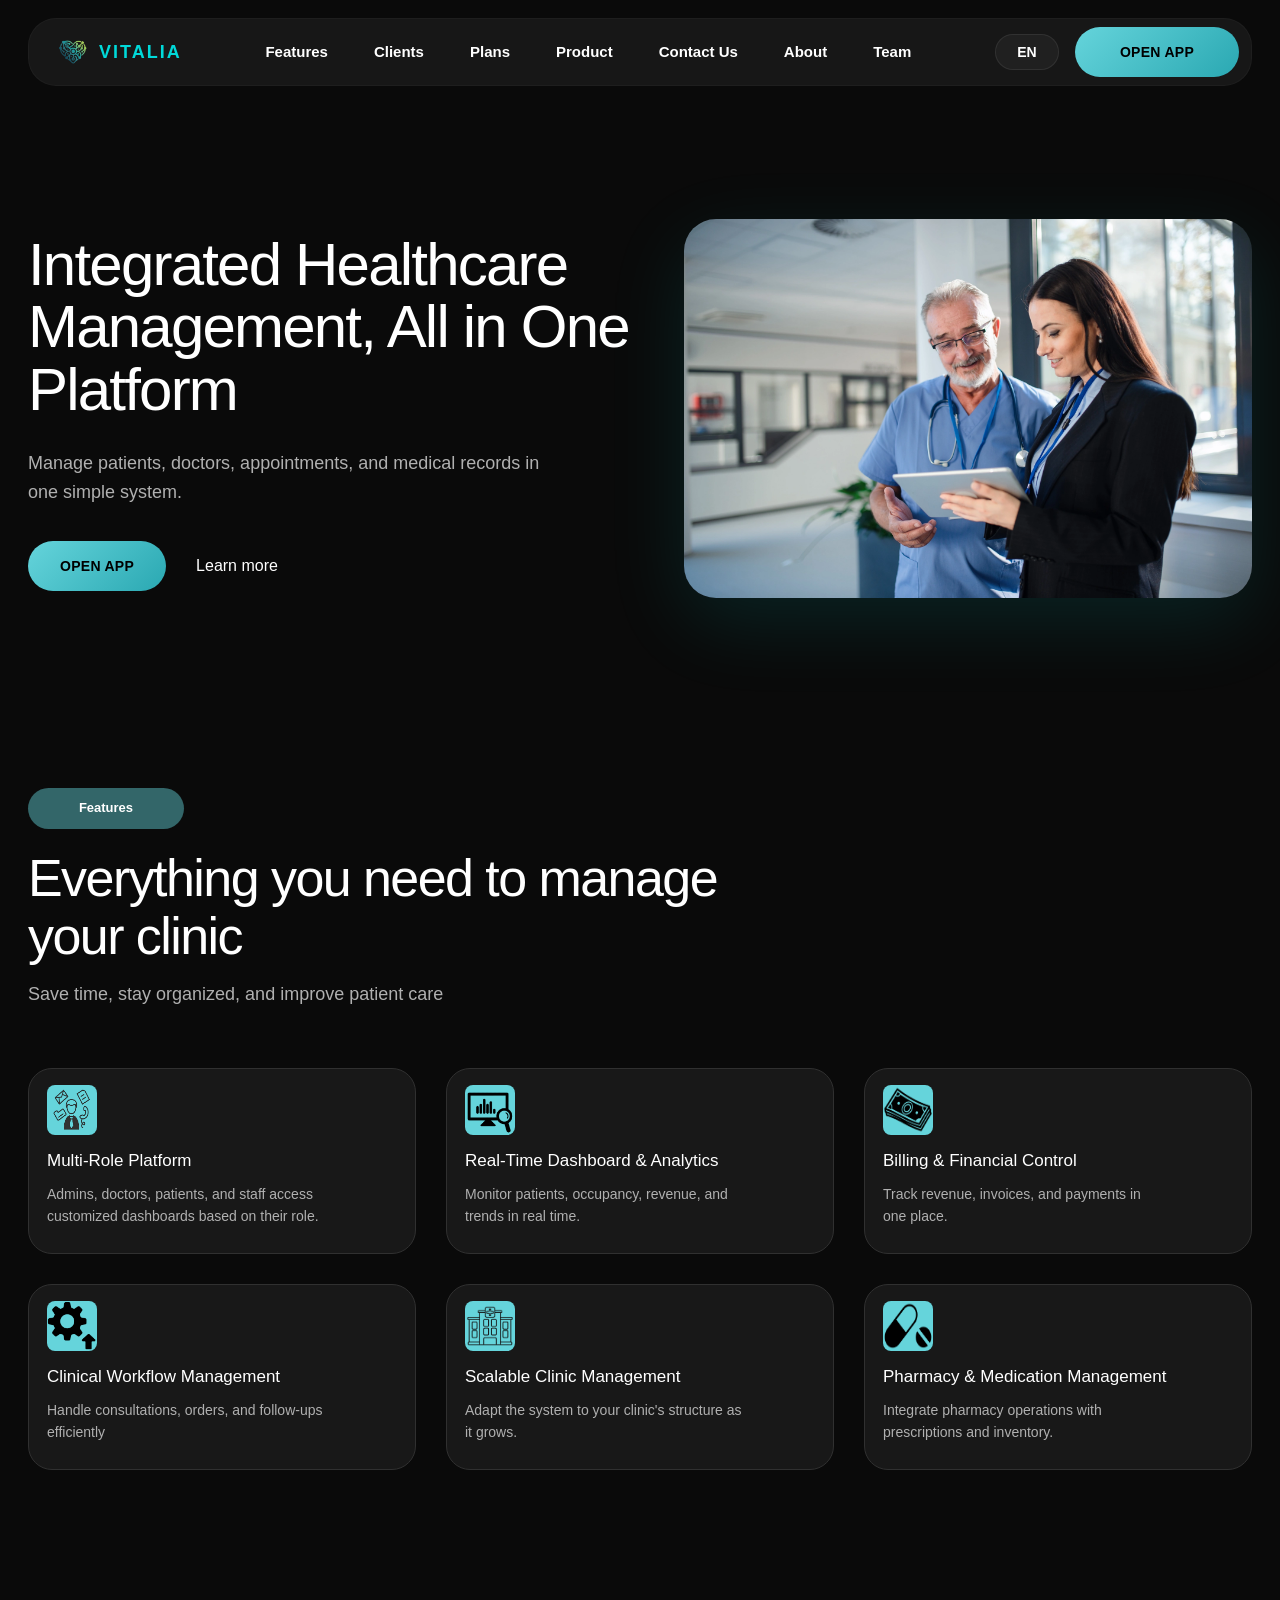
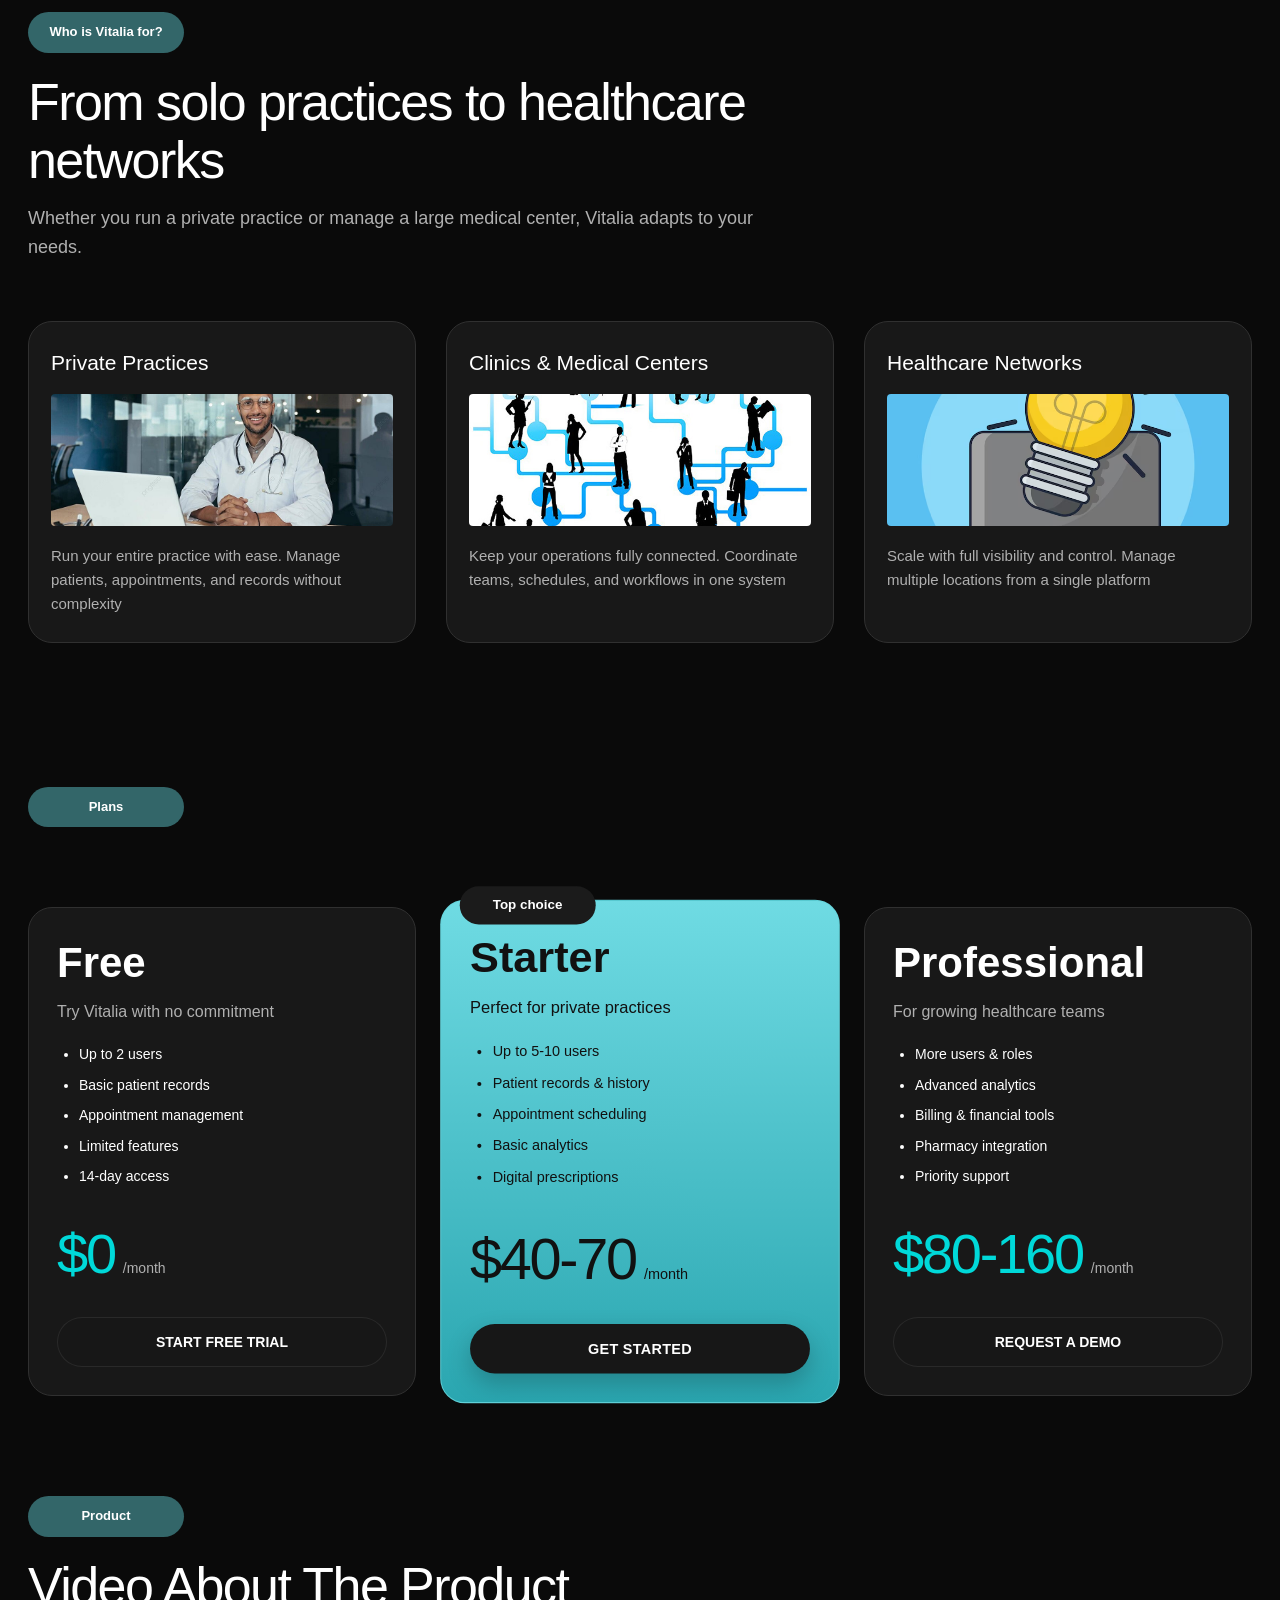
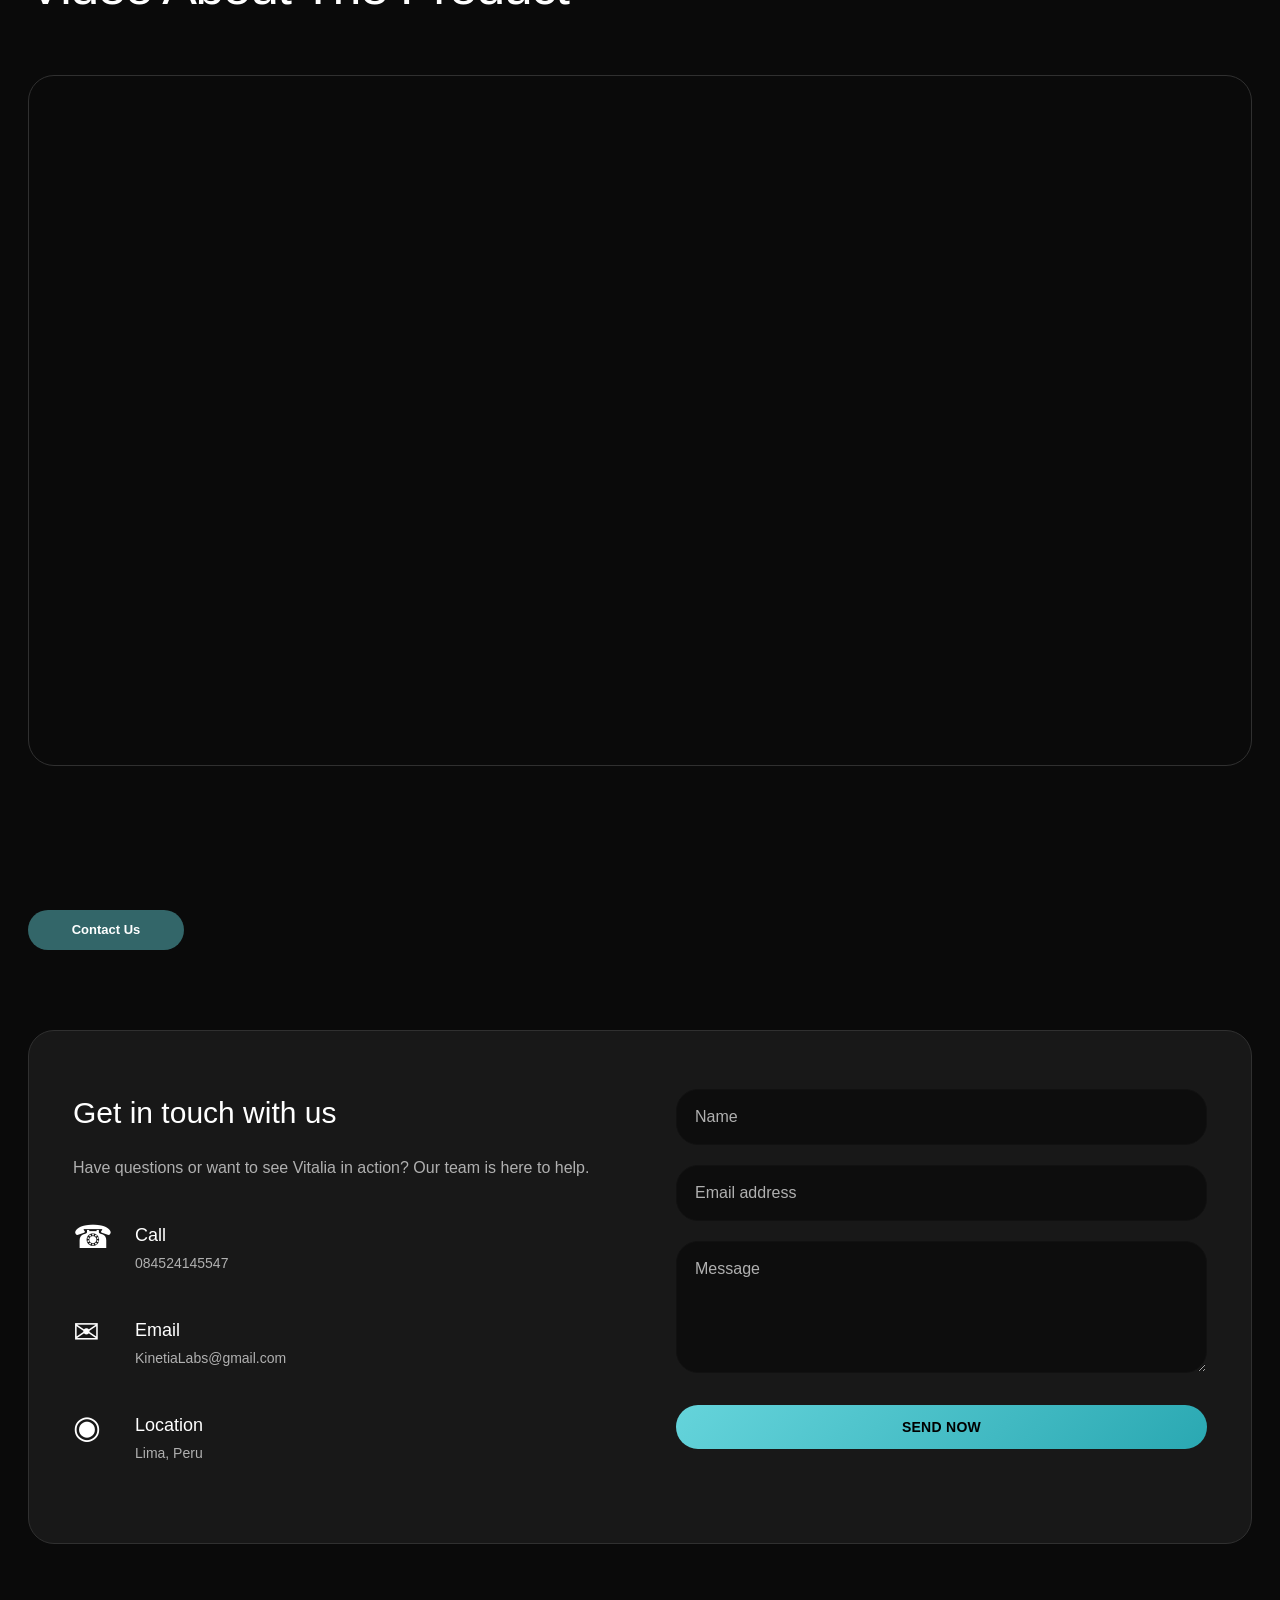
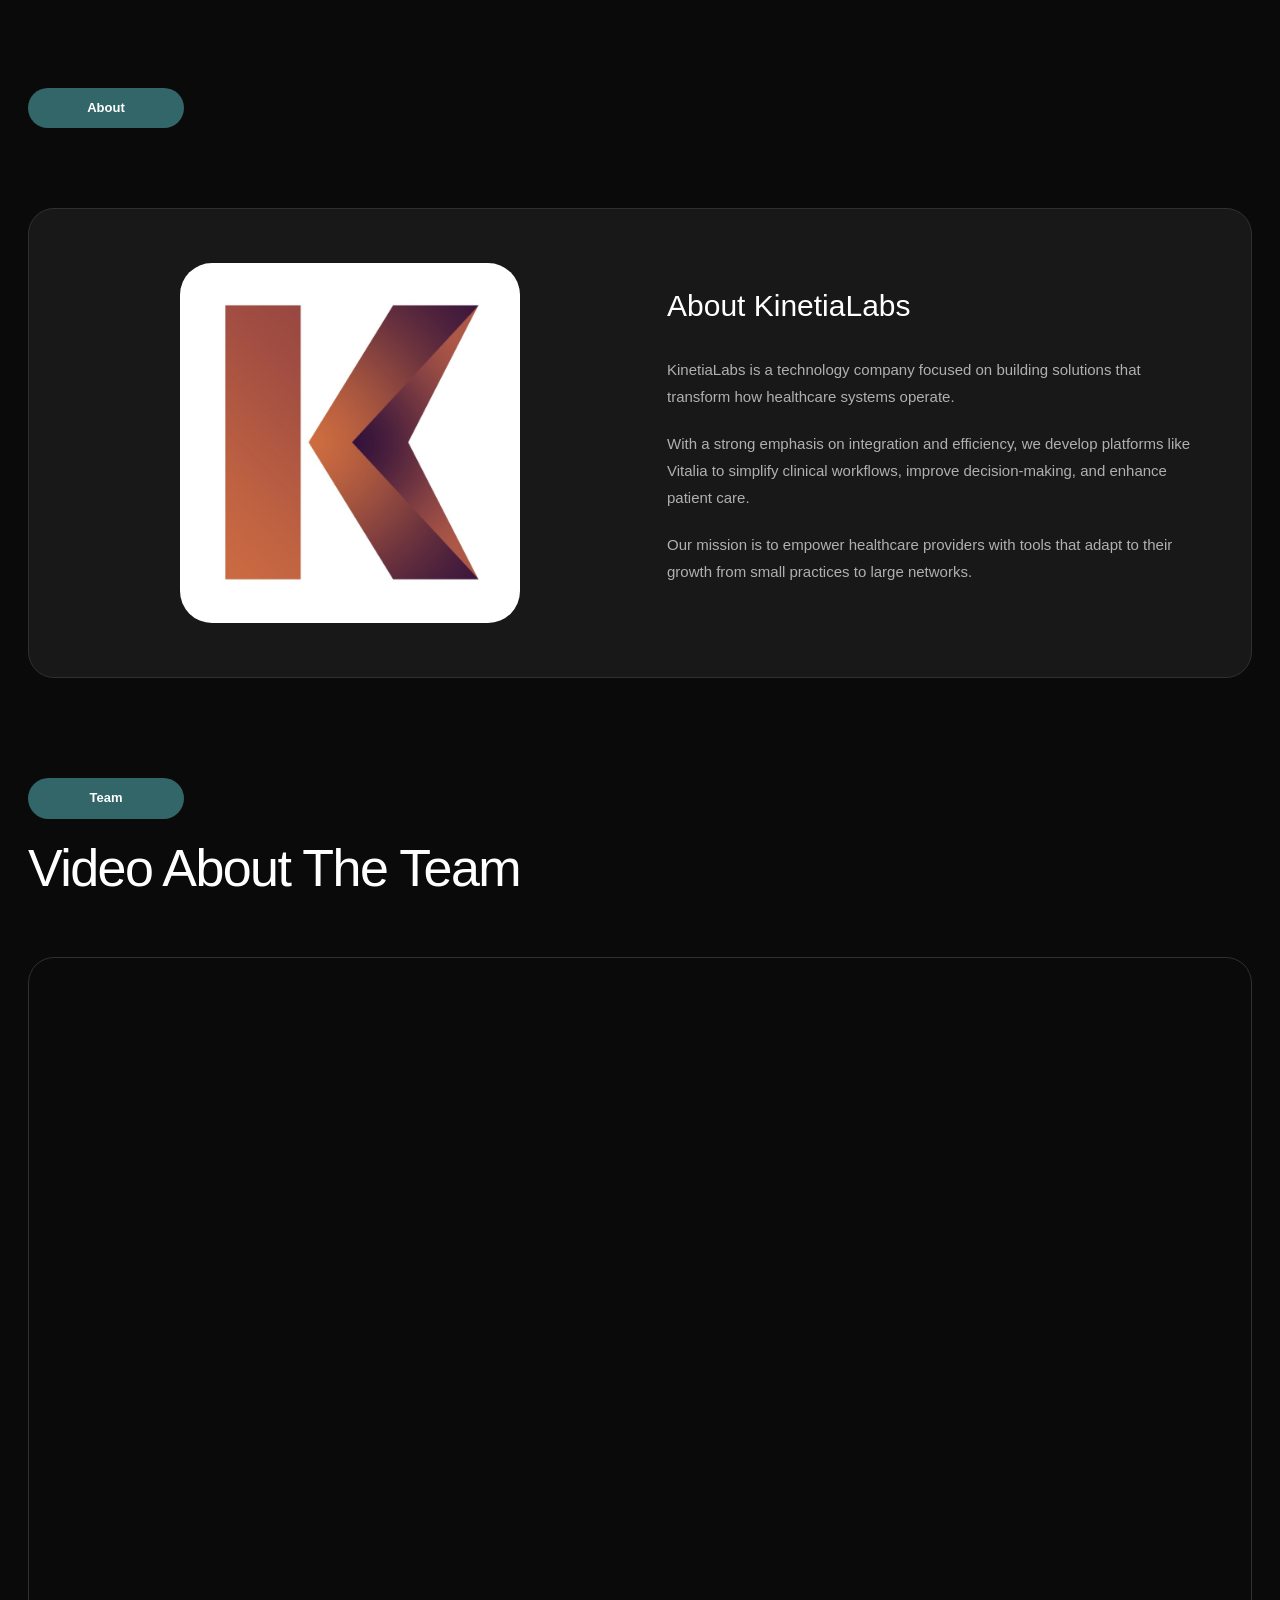
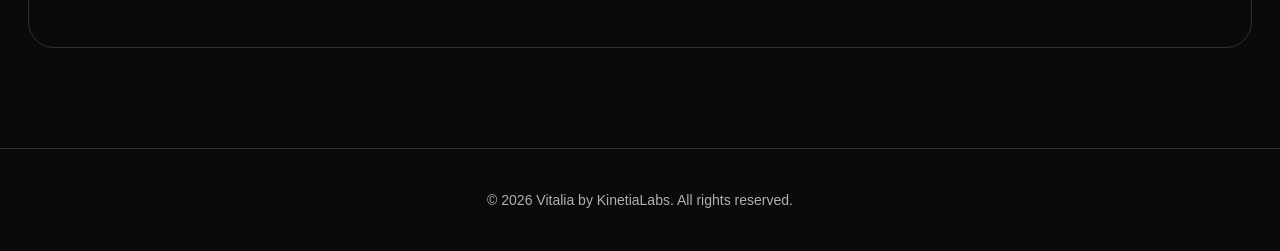
<file: index.html>
<!DOCTYPE html>
<html lang="en">
<head>
    <meta charset="UTF-8">
    <meta name="viewport" content="width=device-width, initial-scale=1.0">
    <link rel="icon" type="image/png" href="assets/images/Vitalia_logo.png">
    <title>Vitalia - Integrated Healthcare Management</title>
    <link rel="stylesheet" href="css/styles.css">
    <script src="js/language-selector.js" defer></script>
</head>
<body>
    <!-- HEADER / NAVIGATION -->
    <header class="header">
        <div class="container">
            <div class="navbar">
                <div class="nav-shell">
                    <div class="logo-section">
                        <img src="assets/images/Vitalia_logo.png" alt="Vitalia Logo" class="logo-img" data-i18n-alt="images.vitaliaLogo">
                        <a href="#home" class="logo">VITALIA</a>
                    </div>
                    <nav class="nav-pill" aria-label="Main navigation">
                        <a href="#features" data-i18n="nav.features">Features</a>
                        <a href="#clients" data-i18n="nav.clients">Clients</a>
                        <a href="#plans" data-i18n="nav.plans">Plans</a>
                        <a href="#product" data-i18n="nav.product">Product</a>
                        <a href="#contact" data-i18n="nav.contact">Contact Us</a>
                        <a href="#about" data-i18n="nav.about">About</a>
                        <a href="#team" data-i18n="nav.team">Team</a>
                    </nav>
                    <div class="nav-actions">
                        <button class="language-selector" id="language-selector" type="button" data-i18n-aria-label="languageSelector.ariaLabel">
                            <span data-language-current>EN</span>
                        </button>
                        <a href="https://vitalia-frontend-kinetia.vercel.app" class="btn-primary nav-cta" data-i18n="buttons.tryNow">OPEN APP</a>
                    </div>
                </div>
            </div>
        </div>
    </header>

    <!-- HERO SECTION -->
    <section id="home" class="hero">
        <div class="container">
            <div class="hero-content">
                <div class="hero-text">
                    <h1 data-i18n="hero.title">Integrated Healthcare Management, All in One Platform</h1>
                    <p data-i18n="hero.description">Manage patients, doctors, appointments, and medical records in one simple system.</p>
                    <div class="hero-buttons">
                        <a href="https://vitalia-frontend-kinetia.vercel.app" class="btn-primary" data-i18n="buttons.tryNow">OPEN APP</a>
                        <a href="#features" class="btn-learn-more" data-i18n="buttons.learnMore">Learn more</a>
                    </div>
                </div>
                <div class="hero-image">
                    <img src="assets/images/1-home.png" alt="Healthcare Management Platform" class="hero-main-image" data-i18n-alt="images.healthcarePlatform">
                </div>
            </div>
        </div>
    </section>

    <!-- FEATURES SECTION -->
    <section id="features" class="features">
        <div class="container">
            <div class="section-header">
                <span class="section-label" data-i18n="features.label">Features</span>
                <h2 data-i18n="features.title">Everything you need to manage your clinic</h2>
                <p data-i18n="features.description">Save time, stay organized, and improve patient care</p>
            </div>
            <div class="features-grid">
                <div class="feature-card">
                    <img src="assets/images/Multirole.png" alt="Multi-Role Platform" class="feature-image" data-i18n-alt="images.multiRole">
                    <h3 data-i18n="features.cards.multiRole.title">Multi-Role Platform</h3>
                    <p data-i18n="features.cards.multiRole.description">Admins, doctors, patients and staff access customized dashboards based on their role.</p>
                </div>
                <div class="feature-card">
                    <img src="assets/images/Analytics.png" alt="Real-Time Dashboard" class="feature-image" data-i18n-alt="images.analytics">
                    <h3 data-i18n="features.cards.analytics.title">Real-Time Dashboard & Analytics</h3>
                    <p data-i18n="features.cards.analytics.description">Monitor patients, occupancy, revenue, and trends in real time.</p>
                </div>
                <div class="feature-card">
                    <img src="assets/images/Financial.png" alt="Billing & Financial" class="feature-image" data-i18n-alt="images.financial">
                    <h3 data-i18n="features.cards.financial.title">Billing & Financial Control</h3>
                    <p data-i18n="features.cards.financial.description">Track revenue, invoices, and payments in one place.</p>
                </div>
                <div class="feature-card">
                    <img src="assets/images/Workflow.png" alt="Clinical Workflow" class="feature-image" data-i18n-alt="images.workflow">
                    <h3 data-i18n="features.cards.workflow.title">Clinical Workflow Management</h3>
                    <p data-i18n="features.cards.workflow.description">Handle consultations, orders, and follow-ups efficiently</p>
                </div>
                <div class="feature-card">
                    <img src="assets/images/Management.png" alt="Scalable Clinic Management" class="feature-image" data-i18n-alt="images.management">
                    <h3 data-i18n="features.cards.management.title">Scalable Clinic Management</h3>
                    <p data-i18n="features.cards.management.description">Adapt the system to your clinic's structure as it grows.</p>
                </div>
                <div class="feature-card">
                    <img src="assets/images/Pharmacy.png" alt="Pharmacy Management" class="feature-image" data-i18n-alt="images.pharmacy">
                    <h3 data-i18n="features.cards.pharmacy.title">Pharmacy & Medication Management</h3>
                    <p data-i18n="features.cards.pharmacy.description">Integrate pharmacy operations with prescriptions and inventory.</p>
                </div>
            </div>
        </div>
    </section>

    <!-- WHO IS VITALIA FOR SECTION -->
    <section id="clients" class="who-is-vitalia">
        <div class="container">
            <div class="section-header">
                <span class="section-label" data-i18n="clients.label">Who is Vitalia for?</span>
                <h2 data-i18n="clients.title">From solo practices to healthcare networks</h2>
                <p data-i18n="clients.description">Whether you run a private practice or manage a large medical center, Vitalia adapts to your needs.</p>
            </div>
            <div class="clients-grid">
                <div class="client-card">
                    <h3 data-i18n="clients.cards.privatePractices.title">Private Practices</h3>
                    <img src="assets/images/Private_practices.jpg" alt="Private Practices" class="client-image" data-i18n-alt="images.privatePractices">
                    <p data-i18n="clients.cards.privatePractices.description">Run your entire practice with ease. Manage patients, appointments, and records without complexity</p>
                </div>
                <div class="client-card">
                    <h3 data-i18n="clients.cards.clinics.title">Clinics & Medical Centers</h3>
                    <img src="assets/images/Clinics_&_Medical_Centers.jpg" alt="Clinics & Medical Centers" class="client-image" data-i18n-alt="images.clinics">
                    <p data-i18n="clients.cards.clinics.description">Keep your operations fully connected. Coordinate teams, schedules, and workflows in one system</p>
                </div>
                <div class="client-card">
                    <h3 data-i18n="clients.cards.networks.title">Healthcare Networks</h3>
                    <img src="assets/images/Healthcare_Networks.png" alt="Healthcare Networks" class="client-image" data-i18n-alt="images.networks">
                    <p data-i18n="clients.cards.networks.description">Scale with full visibility and control. Manage multiple locations from a single platform</p>
                </div>
            </div>
        </div>
    </section>

    <!-- PLANS SECTION -->
    <section id="plans" class="plans">
        <div class="container">
            <div class="section-header">
                <span class="section-label" data-i18n="plans.label">Plans</span>
            </div>
            <div class="plans-grid">
                <div class="plan-card plan-free">
                    <h3 data-i18n="plans.free.name">Free</h3>
                    <p class="plan-description" data-i18n="plans.free.description">Try Vitalia with no commitment</p>
                    <ul class="plan-features">
                        <li data-i18n="plans.free.features.users">Up to 2 users</li>
                        <li data-i18n="plans.free.features.records">Basic patient records</li>
                        <li data-i18n="plans.free.features.appointments">Appointment management</li>
                        <li data-i18n="plans.free.features.limited">Limited features</li>
                        <li data-i18n="plans.free.features.access">14-day access</li>
                    </ul>
                    <div class="plan-price">
                        <span class="price">$0</span>
                        <span class="period" data-i18n="plans.period">/month</span>
                    </div>
                    <button class="btn-secondary" data-i18n="buttons.startFreeTrial">START FREE TRIAL</button>
                </div>

                <div class="plan-card plan-starter plan-featured">
                    <div class="top-choice" data-i18n="plans.starter.badge">Top choice</div>
                    <h3 data-i18n="plans.starter.name">Starter</h3>
                    <p class="plan-description" data-i18n="plans.starter.description">Perfect for private practices</p>
                    <ul class="plan-features">
                        <li data-i18n="plans.starter.features.users">Up to 5-10 users</li>
                        <li data-i18n="plans.starter.features.records">Patient records & history</li>
                        <li data-i18n="plans.starter.features.scheduling">Appointment scheduling</li>
                        <li data-i18n="plans.starter.features.analytics">Basic analytics</li>
                        <li data-i18n="plans.starter.features.prescriptions">Digital prescriptions</li>
                    </ul>
                    <div class="plan-price">
                        <span class="price">$40-70</span>
                        <span class="period" data-i18n="plans.period">/month</span>
                    </div>
                    <button class="btn-primary" data-i18n="buttons.getStarted">GET STARTED</button>
                </div>

                <div class="plan-card plan-professional">
                    <h3 data-i18n="plans.professional.name">Professional</h3>
                    <p class="plan-description" data-i18n="plans.professional.description">For growing healthcare teams</p>
                    <ul class="plan-features">
                        <li data-i18n="plans.professional.features.users">More users & roles</li>
                        <li data-i18n="plans.professional.features.analytics">Advanced analytics</li>
                        <li data-i18n="plans.professional.features.billing">Billing & financial tools</li>
                        <li data-i18n="plans.professional.features.pharmacy">Pharmacy integration</li>
                        <li data-i18n="plans.professional.features.support">Priority support</li>
                    </ul>
                    <div class="plan-price">
                        <span class="price">$80-160</span>
                        <span class="period" data-i18n="plans.period">/month</span>
                    </div>
                    <button class="btn-secondary" data-i18n="buttons.requestDemo">REQUEST A DEMO</button>
                </div>
            </div>
        </div>
    </section>

    <!-- PRODUCT VIDEO SECTION -->
        <section id="product" class="product">
        <div class="container">
            <div class="section-header">
                <span class="section-label" data-i18n="product.label">Product</span>
                <h2 data-i18n="product.title">Video About The Product</h2>
            </div>
            <div class="video-wrapper">
                <iframe src="https://www.youtube.com/embed/iEpRiV-OPjU" data-i18n-aria-label="product.videoTitle" frameborder="0" allow="accelerometer; autoplay; clipboard-write; encrypted-media; gyroscope; picture-in-picture; web-share" allowfullscreen loading="lazy"></iframe>
            </div>
        </div>
    </section>

    <!-- CONTACT SECTION -->
    <section id="contact" class="contact">
        <div class="container">
            <div class="section-header">
                <span class="section-label" data-i18n="contact.label">Contact Us</span>
            </div>
            <div class="contact-wrapper">
                <div class="contact-info">
                    <h2 data-i18n="contact.title">Get in touch with us</h2>
                    <p data-i18n="contact.description">Have questions or want to see Vitalia in action? Our team is here to help.</p>

                    <div class="contact-item">
                        <div class="contact-icon" aria-hidden="true">&#9742;</div>
                        <div>
                            <h4 data-i18n="contact.items.call">Call</h4>
                            <p>084524145547</p>
                        </div>
                    </div>

                    <div class="contact-item">
                        <div class="contact-icon" aria-hidden="true">&#9993;</div>
                        <div>
                            <h4 data-i18n="contact.items.email">Email</h4>
                            <p>KinetiaLabs@gmail.com</p>
                        </div>
                    </div>

                    <div class="contact-item">
                        <div class="contact-icon" aria-hidden="true">&#9673;</div>
                        <div>
                            <h4 data-i18n="contact.items.location">Location</h4>
                            <p>Lima, Peru</p>
                        </div>
                    </div>
                </div>

                <div class="contact-form">
                    <input type="text" placeholder="Name" class="form-input" data-i18n-placeholder="contact.form.name">
                    <input type="email" placeholder="Email address" class="form-input" data-i18n-placeholder="contact.form.email">
                    <textarea placeholder="Message" class="form-input form-textarea" data-i18n-placeholder="contact.form.message"></textarea>
                    <button class="btn-primary btn-send" data-i18n="buttons.sendNow">SEND NOW</button>
                </div>
            </div>
        </div>
    </section>

    <!-- ABOUT SECTION -->
    <section id="about" class="about">
        <div class="container">
            <div class="section-header">
                <span class="section-label" data-i18n="about.label">About</span>
            </div>
            <div class="about-wrapper">
                <div class="about-image">
                    <img src="assets/images/Kinetia_logo.png" alt="KinetiaLabs Logo" data-i18n-alt="images.kinetiaLogo">
                </div>
                <div class="about-content">
                    <h2 data-i18n="about.title">About KinetiaLabs</h2>
                    <p data-i18n="about.paragraphOne">KinetiaLabs is a technology company focused on building solutions that transform how healthcare systems operate.</p>
                    <p data-i18n="about.paragraphTwo">With a strong emphasis on integration and efficiency, we develop platforms like Vitalia to simplify clinical workflows, improve decision-making, and enhance patient care.</p>
                    <p data-i18n="about.paragraphThree">Our mission is to empower healthcare providers with tools that adapt to their growth from small practices to large networks.</p>
                </div>
            </div>
        </div>
    </section>

    <!-- TEAM VIDEO SECTION -->
    <section id="team" class="team">
        <div class="container">
            <div class="section-header">
                <span class="section-label" data-i18n="team.label">Team</span>
                <h2 data-i18n="team.title">Video About The Team</h2>
            </div>
            <div class="video-wrapper">
                <iframe src="https://www.youtube.com/embed/1H503xuijtA" data-i18n-aria-label="team.videoTitle" frameborder="0" allow="accelerometer; autoplay; clipboard-write; encrypted-media; gyroscope; picture-in-picture; web-share" allowfullscreen loading="lazy"></iframe>
            </div>
        </div>
    </section>

    <!-- FOOTER -->
    <footer class="footer">
        <div class="container">
            <p data-i18n="footer.copyright">&copy; 2026 Vitalia by KinetiaLabs. All rights reserved.</p>
        </div>
    </footer>
</body>
</html>
</file>
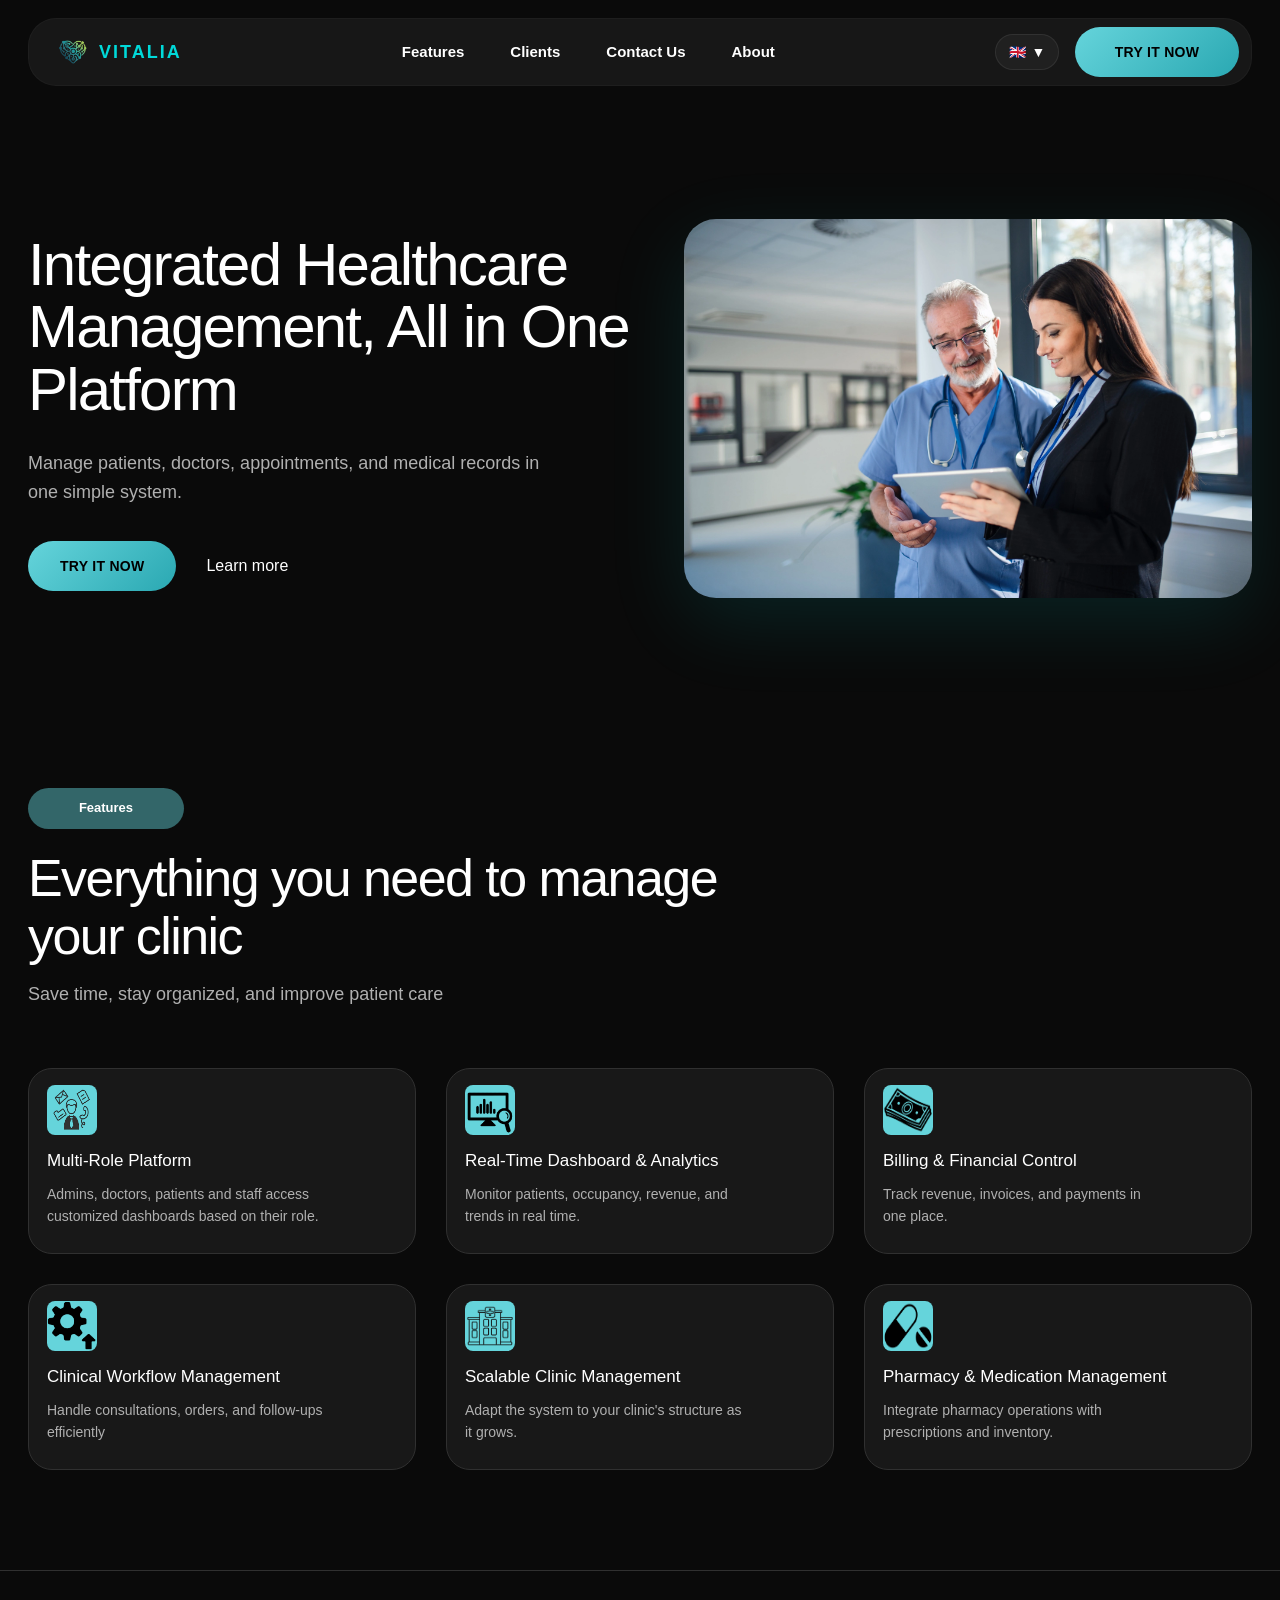
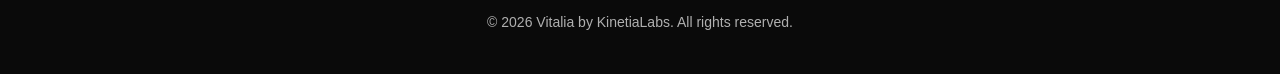
<file: html/index.html>
<!DOCTYPE html>
<html lang="es">
<head>
    <meta charset="UTF-8">
    <meta name="viewport" content="width=device-width, initial-scale=1.0">
    <title>Vitalia - Integrated Healthcare Management</title>
    <link rel="stylesheet" href="../css/styles.css">
</head>
<body>
    <!-- HEADER / NAVIGATION -->
    <header class="header">
        <div class="container">
            <div class="navbar">
                <div class="nav-shell">
                    <div class="logo-section">
                        <img src="../assets/images/Vitalia_logo.png" alt="Vitalia Logo" class="logo-img">
                        <a href="#home" class="logo">VITALIA</a>
                    </div>
                    <nav class="nav-pill">
                        <a href="#features">Features</a>
                        <a href="#clients">Clients</a>
                        <a href="#contact">Contact Us</a>
                        <a href="#about">About</a>
                    </nav>
                    <div class="nav-actions">
                        <div class="language-selector">
                            <span>🇬🇧</span>
                            <span class="dropdown-arrow">▼</span>
                        </div>
                        <a href="#plans" class="btn-primary nav-cta">TRY IT NOW</a>
                    </div>
                </div>
            </div>
        </div>
    </header>

    <!-- HERO SECTION -->
    <section id="home" class="hero">
        <div class="container">
            <div class="hero-content">
                <div class="hero-text">
                    <h1>Integrated Healthcare Management, All in One Platform</h1>
                    <p>Manage patients, doctors, appointments, and medical records in one simple system.</p>
                    <div class="hero-buttons">
                        <a href="#plans" class="btn-primary">TRY IT NOW</a>
                        <a href="#features" class="btn-learn-more">Learn more</a>
                    </div>
                </div>
                <div class="hero-image">
                    <img src="../assets/images/1-home.png" alt="Healthcare Management Platform" class="hero-main-image">
                </div>
            </div>
        </div>
    </section>

    <!-- FEATURES SECTION -->
    <section id="features" class="features">
        <div class="container">
            <div class="section-header">
                <span class="section-label">Features</span>
                <h2>Everything you need to manage your clinic</h2>
                <p>Save time, stay organized, and improve patient care</p>
            </div>
            <div class="features-grid">
                <div class="feature-card">
                    <img src="../assets/images/Multirole.png" alt="Multi-Role Platform" class="feature-image">
                    <h3>Multi-Role Platform</h3>
                    <p>Admins, doctors, patients and staff access customized dashboards based on their role.</p>
                </div>
                <div class="feature-card">
                    <img src="../assets/images/Analytics.png" alt="Real-Time Dashboard" class="feature-image">
                    <h3>Real-Time Dashboard & Analytics</h3>
                    <p>Monitor patients, occupancy, revenue, and trends in real time.</p>
                </div>
                <div class="feature-card">
                    <img src="../assets/images/Financial.png" alt="Billing & Financial" class="feature-image">
                    <h3>Billing & Financial Control</h3>
                    <p>Track revenue, invoices, and payments in one place.</p>
                </div>
                <div class="feature-card">
                    <img src="../assets/images/Workflow.png" alt="Clinical Workflow" class="feature-image">
                    <h3>Clinical Workflow Management</h3>
                    <p>Handle consultations, orders, and follow-ups efficiently</p>
                </div>
                <div class="feature-card">
                    <img src="../assets/images/Management.png" alt="Scalable Clinic Management" class="feature-image">
                    <h3>Scalable Clinic Management</h3>
                    <p>Adapt the system to your clinic's structure as it grows.</p>
                </div>
                <div class="feature-card">
                    <img src="../assets/images/Pharmacy.png" alt="Pharmacy Management" class="feature-image">
                    <h3>Pharmacy & Medication Management</h3>
                    <p>Integrate pharmacy operations with prescriptions and inventory.</p>
                </div>
            </div>
        </div>
    </section>


    <!-- FOOTER -->
    <footer class="footer">
        <div class="container">
            <p>&copy; 2026 Vitalia by KinetiaLabs. All rights reserved.</p>
        </div>
    </footer>
</body>
</html>
</file>
<file: css/styles.css>
/* ===================================
   GLOBAL STYLES & VARIABLES
   =================================== */
:root {
    --primary-color: #00d9d9;
    --primary-soft: #65d4db;
    --secondary-color: #1a1a1a;
    --dark-bg: #0a0a0a;
    --panel-bg: #171717;
    --text-light: #ffffff;
    --text-muted: #b0b0b0;
    --border-color: #303030;
    --card-bg: #181818;
}

* {
    margin: 0;
    padding: 0;
    box-sizing: border-box;
}

html {
    scroll-behavior: smooth;
}

body {
    font-family: 'Segoe UI', Tahoma, Geneva, Verdana, sans-serif;
    background-color: var(--dark-bg);
    color: var(--text-light);
    line-height: 1.6;
}

.container {
    max-width: 1280px;
    margin: 0 auto;
    padding: 0 28px;
}

/* ===================================
   BUTTONS
   =================================== */
.btn-primary {
    display: inline-flex;
    align-items: center;
    justify-content: center;
    background: linear-gradient(135deg, var(--primary-soft) 0%, #2aa8b2 100%);
    color: #000;
    border: none;
    padding: 14px 32px;
    border-radius: 50px;
    font-weight: 700;
    font-size: 14px;
    cursor: pointer;
    transition: all 0.3s ease;
    white-space: nowrap;
    text-decoration: none;
    letter-spacing: 0.02em;
}

.btn-primary:hover {
    background: linear-gradient(135deg, #7ae0e6 0%, #31b6bf 100%);
    transform: translateY(-2px);
    box-shadow: 0 12px 28px rgba(0, 217, 217, 0.28);
}

.btn-secondary {
    background-color: transparent;
    color: var(--text-light);
    border: 1px solid rgba(255, 255, 255, 0.08);
    padding: 14px 32px;
    border-radius: 50px;
    font-weight: 700;
    font-size: 14px;
    cursor: pointer;
    transition: all 0.3s ease;
    background-color: var(--panel-bg);
}

.btn-secondary:hover {
    border-color: var(--primary-color);
    color: var(--primary-color);
}

.btn-learn-more {
    background: none;
    border: none;
    color: var(--text-light);
    cursor: pointer;
    font-size: 16px;
    font-weight: 500;
    text-decoration: none;
    transition: color 0.3s ease;
}

.btn-learn-more:hover {
    color: var(--primary-color);
}

/* ===================================
   HEADER / NAVIGATION
   =================================== */
.header {
    background-color: transparent;
    padding: 18px 0;
    position: sticky;
    top: 0;
    z-index: 100;
}

.navbar {
    display: block;
}

.nav-shell {
    display: flex;
    align-items: center;
    justify-content: space-between;
    gap: 28px;
    background-color: rgba(24, 24, 24, 0.96);
    border: 1px solid rgba(255, 255, 255, 0.03);
    border-radius: 28px;
    padding: 8px 12px 8px 28px;
}

.logo-section {
    display: flex;
    align-items: center;
    gap: 10px;
    flex-shrink: 0;
}

.logo-img {
    height: 32px;
    width: auto;
    object-fit: contain;
}

.logo {
    font-size: 18px;
    font-weight: 700;
    color: var(--primary-color);
    letter-spacing: 2px;
    text-decoration: none;
    transition: color 0.3s ease;
}

.logo:hover {
    color: #00b8b8;
}

.nav-pill {
    display: flex;
    justify-content: center;
    gap: 46px;
    align-items: center;
    flex: 1;
}

.nav-pill a {
    color: var(--text-light);
    text-decoration: none;
    font-weight: 600;
    font-size: 15px;
    transition: color 0.3s ease;
    white-space: nowrap;
}

.nav-pill a:hover {
    color: var(--primary-color);
}

.nav-actions {
    display: flex;
    align-items: center;
    gap: 16px;
    flex-shrink: 0;
}

.language-selector {
    display: inline-flex;
    align-items: center;
    justify-content: center;
    gap: 6px;
    min-width: 64px;
    padding: 10px 12px;
    background-color: rgba(255, 255, 255, 0.04);
    border: 1px solid rgba(255, 255, 255, 0.08);
    border-radius: 999px;
    color: var(--text-light);
    cursor: pointer;
    font: inherit;
    font-size: 14px;
    font-weight: 700;
    line-height: 1;
    transition: all 0.3s ease;
}

.language-selector:hover {
    border-color: var(--primary-color);
    color: var(--primary-color);
}

.language-selector:focus-visible {
    outline: 2px solid var(--primary-color);
    outline-offset: 3px;
}



.nav-cta {
    min-width: 164px;
}

/* ===================================
   HERO SECTION
   =================================== */
.hero {
    padding: 82px 0 96px;
    min-height: 70vh;
    display: flex;
    align-items: center;
}

.hero-content {
    display: grid;
    grid-template-columns: minmax(0, 1.03fr) minmax(420px, 0.97fr);
    gap: 52px;
    align-items: center;
}

.hero-text h1 {
    font-size: clamp(44px, 5vw, 60px);
    line-height: 1.04;
    margin-bottom: 28px;
    color: var(--text-light);
    max-width: 620px;
    font-weight: 400;
    letter-spacing: -0.03em;
}

.hero-text > p {
    font-size: 18px;
    color: var(--text-muted);
    margin-bottom: 34px;
    line-height: 1.6;
    max-width: 520px;
}

.hero-buttons {
    display: flex;
    gap: 30px;
    align-items: center;
}

/* Hero Card */
.hero-image {
    position: relative;
}

.hero-main-image {
    width: 100%;
    height: auto;
    border-radius: 32px;
    object-fit: cover;
    box-shadow: 0 24px 80px rgba(0, 217, 217, 0.12);
}

/* ===================================
   SECTION HEADERS
   =================================== */
.section-header {
    text-align: left;
    margin-bottom: 60px;
    max-width: 760px;
}

.section-label {
    display: inline-block;
    background-color: rgba(101, 212, 219, 0.45);
    color: var(--text-light);
    padding: 10px 18px;
    border-radius: 50px;
    font-size: 13px;
    font-weight: 600;
    margin-bottom: 20px;
    min-width: 156px;
    text-align: center;
}

.section-header h2 {
    font-size: clamp(36px, 4.2vw, 52px);
    margin-bottom: 14px;
    color: var(--text-light);
    line-height: 1.12;
    font-weight: 400;
    letter-spacing: -0.03em;
}

.section-header p {
    font-size: 18px;
    color: var(--text-muted);
}

/* ===================================
   FEATURES SECTION
   =================================== */
.features {
    padding: 54px 0 100px;
    background-color: var(--dark-bg);
}

.features-grid {
    display: grid;
    grid-template-columns: repeat(3, 1fr);
    gap: 30px;
}

.feature-card {
    background-color: var(--card-bg);
    padding: 16px 18px 18px;
    border-radius: 24px;
    border: 1px solid var(--border-color);
    transition: all 0.3s ease;
    display: flex;
    flex-direction: column;
    gap: 12px;
    min-height: 186px;
}

.feature-card:hover {
    border-color: var(--primary-color);
    transform: translateY(-5px);
    box-shadow: 0 10px 30px rgba(0, 217, 217, 0.15);
}

.feature-image {
    width: 50px;
    height: 50px;
    background-color: var(--primary-soft);
    border-radius: 8px;
}

.feature-card h3 {
    font-size: 17px;
    margin-top: 4px;
    line-height: 1.15;
    font-weight: 500;
}

.feature-card p {
    color: var(--text-muted);
    font-size: 14px;
    line-height: 1.6;
    max-width: 280px;
}
/* ===================================
   WHO IS VITALIA FOR SECTION
   =================================== */
.who-is-vitalia {
    padding: 42px 0 100px;
    background-color: var(--dark-bg);
}

.clients-grid {
    display: grid;
    grid-template-columns: repeat(3, 1fr);
    gap: 30px;
}

.client-card {
    background-color: var(--card-bg);
    padding: 28px 22px 26px;
    border-radius: 24px;
    border: 1px solid var(--border-color);
    transition: all 0.3s ease;
    display: flex;
    flex-direction: column;
    gap: 18px;
}

.client-card:hover {
    border-color: var(--primary-color);
    transform: translateY(-5px);
}

.client-card h3 {
    font-size: 21px;
    margin-top: 0;
    line-height: 1.2;
    font-weight: 500;
}

.client-image {
    width: 100%;
    height: 132px;
    background-color: var(--primary-soft);
    border-radius: 4px;
    object-fit: cover;
}

.client-card p {
    color: var(--text-muted);
    font-size: 15px;
    line-height: 1.6;
}

/* ===================================
   PLANS SECTION
   =================================== */

.plans {
    padding: 44px 0 100px;
    background-color: var(--dark-bg);
}

.plans-grid {
    display: grid;
    grid-template-columns: repeat(3, 1fr);
    gap: 30px;
    align-items: stretch;
}

.plan-card {
    background-color: var(--card-bg);
    padding: 34px 28px 28px;
    border-radius: 24px;
    border: 1px solid var(--border-color);
    display: flex;
    flex-direction: column;
    gap: 18px;
    position: relative;
    transition: all 0.3s ease;
}

.plan-card:hover {
    border-color: var(--primary-color);
}

.plan-card h3 {
    font-size: 42px;
    margin: 0;
    font-weight: 600;
    line-height: 1;
}

.plan-description {
    color: var(--text-muted);
    font-size: 16px;
    line-height: 1.2;
    max-width: 230px;
}

.plan-features {
    list-style: disc;
    padding-left: 22px;
    flex-grow: 1;
}

.plan-features li {
    padding: 4px 0;
    color: var(--text-light);
    font-size: 14px;
}

.plan-price {
    display: flex;
    align-items: baseline;
    gap: 8px;
}

.price {
    font-size: 56px;
    font-weight: 400;
    color: var(--primary-color);
    letter-spacing: -0.04em;
}

.period {
    color: var(--text-muted);
    font-size: 14px;
}

.plan-card button,
.plan-card .btn-primary,
.plan-card .btn-secondary {
    width: 100%;
    padding: 16px 20px;
}

/* Featured Plan Style */
.plan-featured {
    border-color: rgba(101, 212, 219, 0.85);
    background: linear-gradient(180deg, #6fdbe3 0%, #2aa6b0 100%);
    transform: scale(1.03);
    margin: 0;
    color: #111;
}

.plan-featured h3,
.plan-featured .plan-description,
.plan-featured .plan-features li,
.plan-featured .period,
.plan-featured .price {
    color: #111;
}

.plan-featured .btn-primary {
    background: #171717;
    color: var(--text-light);
    box-shadow: 0 10px 24px rgba(0, 0, 0, 0.22);
}

.plan-featured .btn-primary:hover {
    background: #111;
}

.top-choice {
    position: absolute;
    top: -14px;
    left: 18px;
    background-color: #1b1b1b;
    color: var(--text-light);
    padding: 8px 32px;
    border-radius: 50px;
    font-size: 13px;
    font-weight: 600;
    white-space: nowrap;
}

/* ===================================
   FOOTER
   =================================== */

.footer {
    background-color: transparent;
    border-top: 1px solid var(--border-color);
    padding: 40px 0;
    text-align: center;
    color: var(--text-muted);
    font-size: 14px;
}

/* ===================================
   RESPONSIVE DESIGN
   =================================== */

/* Tablets (768px to 1024px) */
@media (max-width: 1024px) {
    .container {
        padding: 0 20px;
    }

    .nav-shell {
        flex-wrap: wrap;
        justify-content: center;
        padding: 18px 20px;
    }

    .nav-pill {
        order: 3;
        width: 100%;
        flex-wrap: wrap;
        gap: 24px;
    }

    .hero-content {
        grid-template-columns: 1fr;
        gap: 40px;
    }

    .hero-text h1 {
        font-size: 36px;
    }

    .hero-buttons {
        flex-wrap: wrap;
    }

    .features-grid,
    .clients-grid,
    .plans-grid {
        grid-template-columns: repeat(2, 1fr);
    }

    .plan-featured {
        transform: scale(1);
        margin: 0;
    }

    .contact-wrapper,
    .about-wrapper {
        grid-template-columns: 1fr;
        gap: 40px;
    }

    .section-header h2 {
        font-size: 32px;
    }
}

/* Mobile (up to 768px) */
@media (max-width: 768px) {
    .nav-shell {
        padding: 18px 18px 20px;
        gap: 18px;
        border-radius: 24px;
    }

    .nav-pill {
        width: 100%;
        flex-wrap: wrap;
        gap: 14px 24px;
    }

    .btn-primary {
        padding: 10px 24px;
        font-size: 13px;
    }

    .hero {
        padding: 60px 0;
        min-height: auto;
    }

    .hero-content {
        grid-template-columns: 1fr;
        gap: 30px;
    }

    .hero-text h1 {
        font-size: 28px;
        line-height: 1.3;
    }

    .hero-text > p {
        font-size: 15px;
        margin-bottom: 25px;
    }

    .hero-buttons {
        flex-direction: column;
        gap: 15px;
        width: 100%;
        align-items: flex-start;
    }

    .hero-buttons .btn-primary {
        width: 100%;
        max-width: 240px;
    }

    .features,
    .who-is-vitalia,
    .plans,
    .contact,
    .about {
        padding: 60px 0;
    }

    .section-header {
        margin-bottom: 40px;
    }

    .section-header h2 {
        font-size: 24px;
    }

    .section-header p {
        font-size: 15px;
    }

    .features-grid,
    .clients-grid,
    .plans-grid {
        grid-template-columns: 1fr;
        gap: 20px;
    }

    .plan-featured {
        border-color: rgba(101, 212, 219, 0.85);
        background: linear-gradient(180deg, #6fdbe3 0%, #2aa6b0 100%);
    }

    .contact-wrapper,
    .about-wrapper {
        padding: 40px 20px;
        gap: 30px;
    }

    .contact-item {
        margin-bottom: 20px;
    }

    .about-image img {
        max-width: 300px;
    }

    .feature-card,
    .client-card,
    .plan-card {
        padding: 25px 20px;
    }
}

/* Small Mobile (up to 480px) */
@media (max-width: 480px) {
    .logo {
        font-size: 18px;
    }

    .header {
        padding: 15px 0;
    }

    .nav-shell {
        padding: 16px;
    }

    .logo-section,
    .nav-actions {
        width: 100%;
        justify-content: center;
    }

    .nav-pill {
        gap: 12px 18px;
    }

    .nav-cta {
        width: 100%;
        min-width: 0;
    }

    .btn-primary {
        padding: 10px 20px;
        font-size: 12px;
    }

    .hero-text h1 {
        font-size: 24px;
    }

    .hero-text > p {
        font-size: 14px;
    }

    .hero-buttons {
        width: 100%;
        align-items: stretch;
    }

    .hero-buttons .btn-primary,
    .hero-buttons .btn-learn-more {
        width: 100%;
        text-align: center;
    }

    .section-header h2 {
        font-size: 20px;
    }

    .section-header p {
        font-size: 14px;
    }

    .plan-card h3 {
        font-size: 34px;
    }

    .price {
        font-size: 44px;
    }

    .contact-wrapper {
        padding: 30px 15px;
    }

    .about-wrapper {
        padding: 30px 15px;
    }

    .about-image img {
        max-width: 250px;
    }
}

/* ===================================
   CONTACT SECTION
   =================================== */
.contact {
    padding: 44px 0 100px;
    background-color: var(--dark-bg);
}

.contact-wrapper {
    display: grid;
    grid-template-columns: 1fr 1fr;
    gap: 72px;
    background-color: var(--card-bg);
    padding: 58px 44px 36px;
    border-radius: 26px;
    border: 1px solid var(--border-color);
}

.contact-info h2 {
    font-size: 30px;
    margin-bottom: 18px;
    font-weight: 500;
}

.contact-info > p {
    color: var(--text-muted);
    margin-bottom: 40px;
    font-size: 16px;
}

.contact-item {
    display: flex;
    gap: 18px;
    margin-bottom: 42px;
    align-items: flex-start;
}

.contact-icon {
    font-size: 32px;
    min-width: 44px;
    line-height: 1;
}

.contact-item h4 {
    font-size: 18px;
    margin-bottom: 2px;
    font-weight: 500;
}

.contact-item p {
    color: var(--text-muted);
    font-size: 14px;
}

.contact-form {
    display: flex;
    flex-direction: column;
    gap: 20px;
}

.form-input {
    background-color: #0d0d0d;
    border: 1px solid #111;
    padding: 18px 18px;
    border-radius: 22px;
    color: var(--text-light);
    font-size: 16px;
    transition: all 0.3s ease;
}

.form-input::placeholder {
    color: var(--text-muted);
}

.form-input:focus {
    outline: none;
    border-color: var(--primary-color);
    background-color: rgba(30, 41, 59, 0.95);
}

.form-textarea {
    resize: vertical;
    min-height: 132px;
    font-family: inherit;
}

.btn-send {
    width: 100%;
    margin-top: 12px;
}


/* ===================================
   ABOUT SECTION
   =================================== */
.about {
    padding: 44px 0 100px;
    background-color: var(--dark-bg);
}

.about-wrapper {
    background-color: var(--card-bg);
    padding: 54px 58px;
    border-radius: 26px;
    border: 1px solid var(--border-color);
    display: grid;
    grid-template-columns: 1fr 1fr;
    gap: 54px;
    align-items: center;
}

.about-image {
    display: flex;
    justify-content: center;
    align-items: center;
}

.about-image img {
    width: 100%;
    max-width: 340px;
    height: auto;
    background-color: white;
    padding: 22px;
    border-radius: 32px;
    object-fit: contain;
}

.about-content h2 {
    font-size: 30px;
    margin-bottom: 26px;
    font-weight: 500;
}

.about-content p {
    color: var(--text-muted);
    font-size: 15px;
    line-height: 1.8;
    margin-bottom: 20px;
}

/* ===================================
   TEAM SECTION
   =================================== */
.team {
    padding: 0 0 100px;
    background-color: var(--dark-bg);
}

.product {
    padding: 0 0 100px;
    background-color: var(--dark-bg);
}

.video-wrapper {
    position: relative;
    width: 100%;
    padding-bottom: 56.25%;
    border-radius: 26px;
    overflow: hidden;
    border: 1px solid var(--border-color);
}

.video-wrapper iframe {
    position: absolute;
    top: 0;
    left: 0;
    width: 100%;
    height: 100%;
    border: none;
}
</file>
